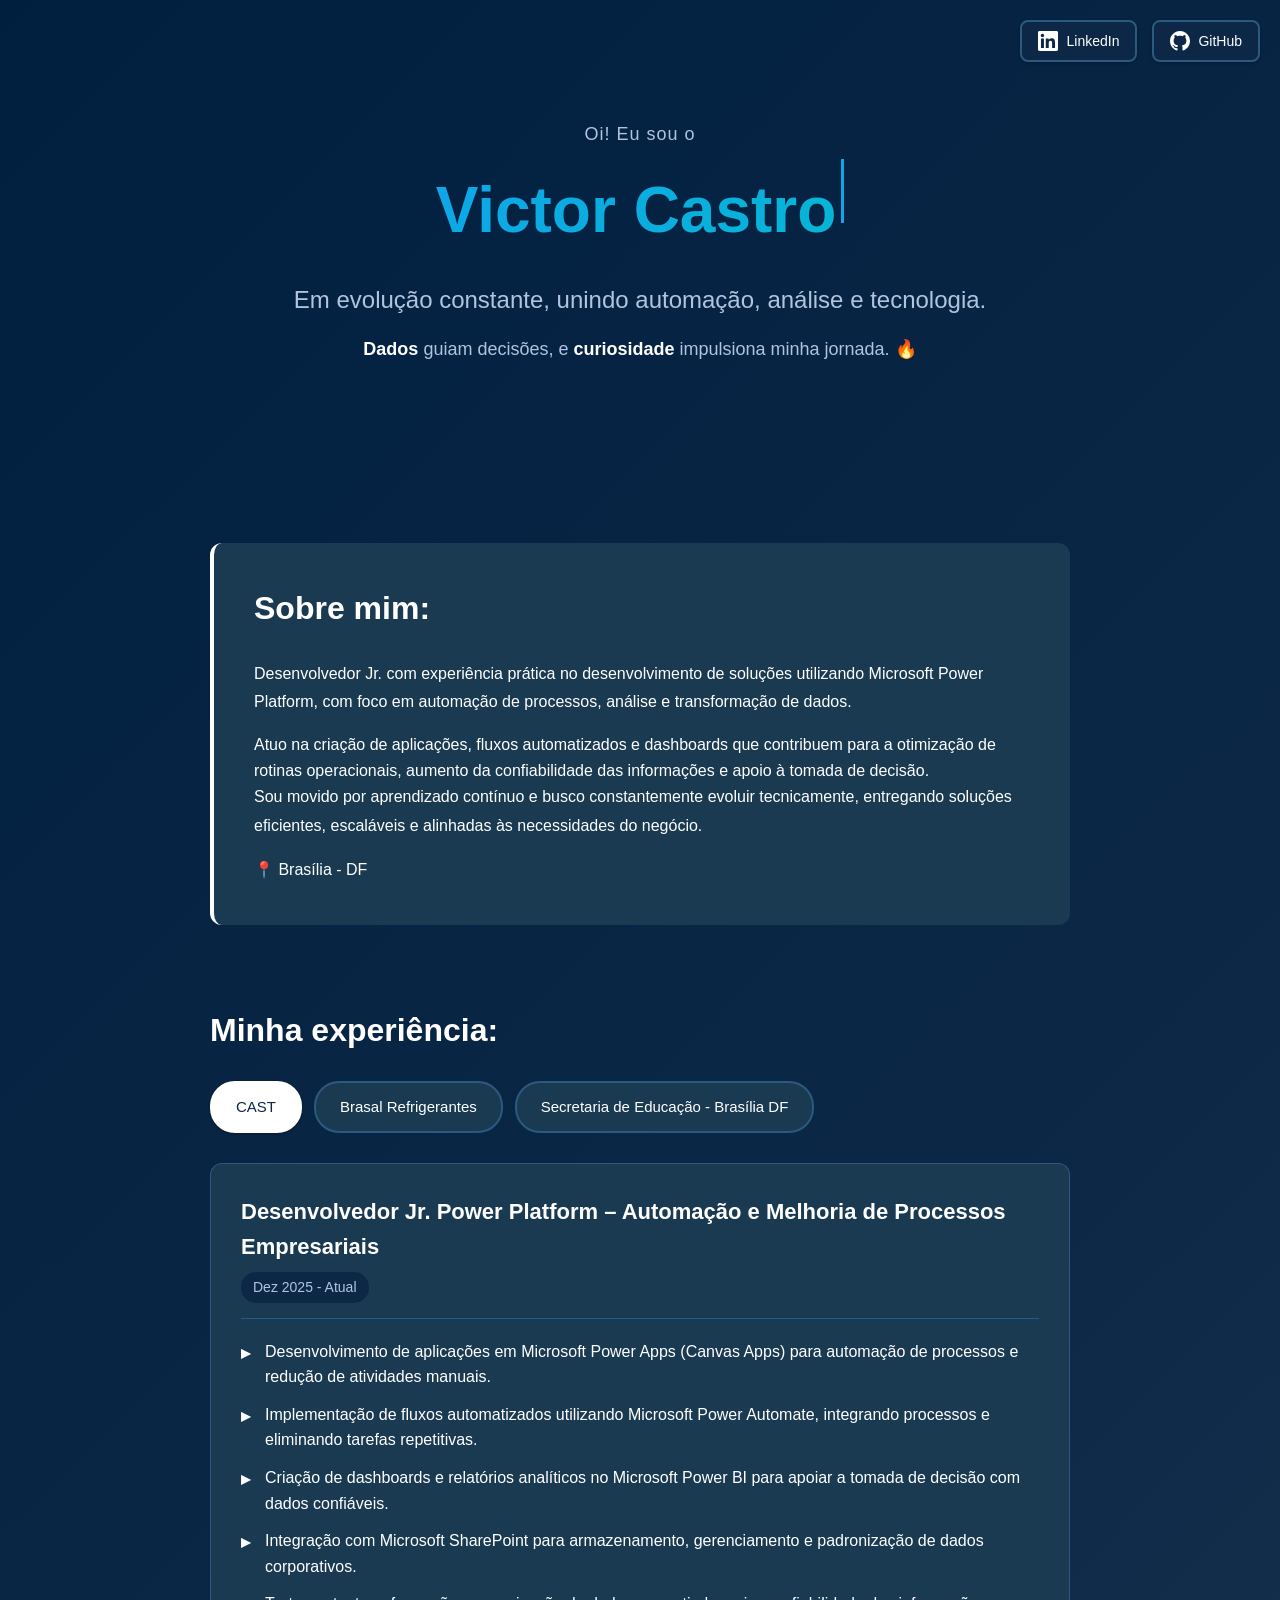
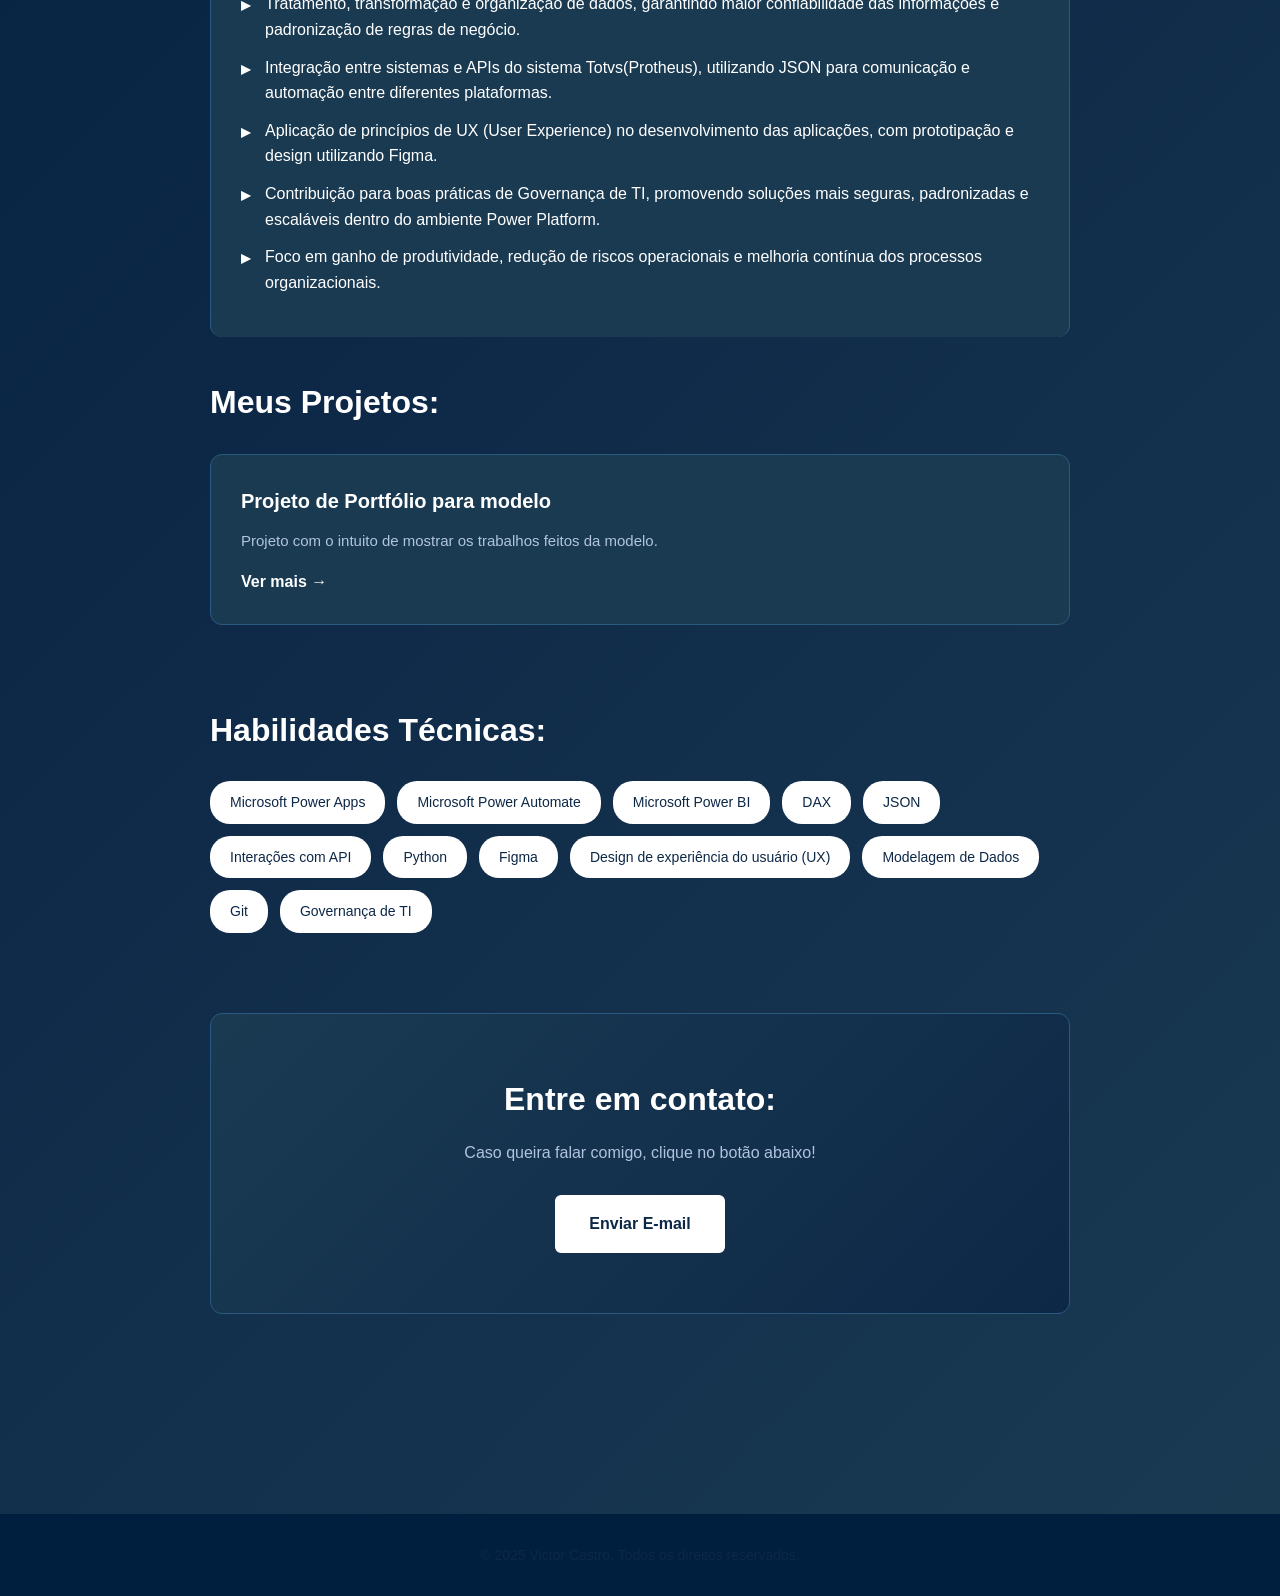
<file: index.html>
<!DOCTYPE html>
<html lang="pt-BR">

<head>
    <meta charset="UTF-8">
    <meta name="viewport" content="width=device-width, initial-scale=1.0">
    <title>Victor Castro - Portfólio</title>
    <link rel="stylesheet" href="assets/css/styles.css">
</head>

<body>
    <nav class="social-nav">
        <a href="https://linkedin.com/in/victor-castro-10756a274/" target="_blank" title="LinkedIn">
            <svg class="social-icon" viewBox="0 0 24 24" fill="currentColor">
                <path
                    d="M20.447 20.452h-3.554v-5.569c0-1.328-.027-3.037-1.852-3.037-1.853 0-2.136 1.445-2.136 2.939v5.667H9.351V9h3.414v1.561h.046c.477-.9 1.637-1.85 3.37-1.85 3.601 0 4.267 2.37 4.267 5.455v6.286zM5.337 7.433c-1.144 0-2.063-.926-2.063-2.065 0-1.138.92-2.063 2.063-2.063 1.14 0 2.064.925 2.064 2.063 0 1.139-.925 2.065-2.064 2.065zm1.782 13.019H3.555V9h3.564v11.452zM22.225 0H1.771C.792 0 0 .774 0 1.729v20.542C0 23.227.792 24 1.771 24h20.451C23.2 24 24 23.227 24 22.271V1.729C24 .774 23.2 0 22.225 0z" />
            </svg>
            <span>LinkedIn</span>
        </a>

        <a href="https://github.com/vitinhozy" target="_blank" title="GitHub">
            <svg class="social-icon" viewBox="0 0 24 24" fill="currentColor">
                <path
                    d="M12 0c-6.626 0-12 5.373-12 12 0 5.302 3.438 9.8 8.207 11.387.599.111.793-.261.793-.577v-2.234c-3.338.726-4.033-1.416-4.033-1.416-.546-1.387-1.333-1.756-1.333-1.756-1.089-.745.083-.729.083-.729 1.205.084 1.839 1.237 1.839 1.237 1.07 1.834 2.807 1.304 3.492.997.107-.775.418-1.305.762-1.604-2.665-.305-5.467-1.334-5.467-5.931 0-1.311.469-2.381 1.236-3.221-.124-.303-.535-1.524.117-3.176 0 0 1.008-.322 3.301 1.23.957-.266 1.983-.399 3.003-.404 1.02.005 2.047.138 3.006.404 2.291-1.552 3.297-1.23 3.297-1.23.653 1.653.242 2.874.118 3.176.77.84 1.235 1.911 1.235 3.221 0 4.609-2.807 5.624-5.479 5.921.43.372.823 1.102.823 2.222v3.293c0 .319.192.694.801.576 4.765-1.589 8.199-6.086 8.199-11.386 0-6.627-5.373-12-12-12z" />
            </svg>
            <span>GitHub</span>
        </a>
    </nav>

    <main class="container">
        <section class="hero">
            <div class="hero-content">
                <p class="hero-greeting">Oi! Eu sou o</p>
                <h1 class="hero-title"><span id="typing-text">Victor Castro</span><span class="cursor">|</span></h1>
                <p class="hero-subtitle">Em evolução constante, unindo automação,
                    análise e tecnologia.</p>

                <p class="hero-emphasis">
                    <span class="highlight">Dados</span> guiam decisões, e
                    <span class="highlight">curiosidade</span> impulsiona minha jornada. 🔥
                </p>
            </div>
        </section>


        <section class="about">
            <h2>Sobre mim:</h2>
            <p>Desenvolvedor Jr. com experiência prática no desenvolvimento de soluções utilizando Microsoft Power
                Platform, com foco em automação de processos, análise e transformação de dados.
            </p>
            Atuo na criação de aplicações, fluxos automatizados e dashboards que contribuem para a otimização de rotinas
            operacionais, aumento da confiabilidade das informações e apoio à tomada de decisão.

            <p>Sou movido por aprendizado contínuo e busco constantemente evoluir tecnicamente, entregando soluções
                eficientes, escaláveis e alinhadas às necessidades do negócio.
            </p>
            <p>📍 Brasília - DF</p>
        </section>

        <section class="experience">
            <h2>Minha experiência:</h2>
            <div class="companies-list">
                <div class="company-item active" data-company="cast">CAST</div>
                <div class="company-item " data-company="brasal">Brasal Refrigerantes</div>
                <div class="company-item" data-company="empresa2">Secretaria de Educação - Brasília DF</div>
            </div>

            <div id="experience-cast" class="experience-content active">
                <div class="job-entry">
                    <div class="job-header">
                        <h3 class="job-title">Desenvolvedor Jr. Power Platform – Automação e Melhoria de Processos
                            Empresariais</h3>
                        <p class="job-date">Dez 2025 - Atual</p>
                    </div>

                    <ul class="job-description">
                        <li>Desenvolvimento de aplicações em Microsoft Power Apps (Canvas Apps) para automação de
                            processos e redução de atividades manuais.</li>

                        <li>Implementação de fluxos automatizados utilizando Microsoft Power Automate, integrando
                            processos e eliminando tarefas repetitivas.</li>

                        <li>Criação de dashboards e relatórios analíticos no Microsoft Power BI para apoiar a tomada
                            de decisão com dados confiáveis.</li>

                        <li>Integração com Microsoft SharePoint para armazenamento, gerenciamento e padronização de
                            dados corporativos.</li>

                        <li>Tratamento, transformação e organização de dados, garantindo maior confiabilidade das
                            informações e padronização de regras de negócio.</li>

                        <li>Integração entre sistemas e APIs do sistema Totvs(Protheus), utilizando JSON para comunicação e automação entre
                            diferentes plataformas.</li>

                        <li>Aplicação de princípios de UX (User Experience) no desenvolvimento das aplicações, com
                            prototipação e design utilizando Figma.</li>

                        <li>Contribuição para boas práticas de Governança de TI, promovendo soluções mais seguras,
                            padronizadas e escaláveis dentro do ambiente Power Platform.</li>

                        <li>Foco em ganho de produtividade, redução de riscos operacionais e melhoria contínua dos
                            processos organizacionais.</li>

                    </ul>
                </div>
            </div>

            <div id="experience-brasal" class="experience-content">
                <div class="job-entry">
                    <div class="job-header">
                        <h3 class="job-title">Aprendiz de TI – Foco em Dados, Automação e Processos</h3>
                        <p class="job-date"> Set 2024 - Dez 2025</p>
                    </div>

                    <ul class="job-description">
                        <li>Entrega de melhorias significativas no tempo de execução de atividades dos colaboradores,
                            reduzindo tarefas que levavam horas para minutos, aumentando
                            66% de eficiência e precisão dos processos.</li>
                        <li>Desenvolvi automações em Python integradas ao SQL Server, diminuindo erros manuais e
                            aumentando a rastreabilidade no processamento dos dados.</li>
                        <li>Construção de fluxos automatizados utilizando Power Automate (Low Code), aplicados conforme
                            a
                            complexidade e necessidades de cada processo.</li>
                        <li>Criei fluxos automatizados no Power Automate, reduzindo retrabalho e padronizando atividades
                            administrativas.</li>
                        <li>Implementei ETLs em Python com dados do SQL Server e outras fontes, elevando a consistência
                            e confiabilidade das informações analíticas.
                        </li>
                        <li>Realizei tratamento e padronização de dados com Pandas, garantindo processos mais escaláveis
                            e alinhados à governança e LGPD.</li>
                        <li>Colaborei com analistas e gestores, apresentando resultados e fortalecendo a adoção de
                            automações e práticas de Analytics na área.</li>
                    </ul>
                </div>
            </div>

            <div id="experience-empresa2" class="experience-content">
                <div class="job-entry">
                    <div class="job-header">
                        <h3 class="job-title">Estágio - Técnico em Informática</h3>
                        <p class="job-date">Mai 2024 - Set 2024</p>
                    </div>

                    <ul class="job-description">
                        <li>Contribuí para a redução de aproximadamente 30% no tempo médio de resolução de chamados,
                            proporcionando maior disponibilidade dos sistemas e melhor experiência aos usuários.</li>
                        <li>Diagnóstico e resolução de falhas técnicas, reduzindo tempo de inatividade e aumentando a
                            produtividade dos usuários.</li>
                        <li> Manutenção, configuração e montagem de computadores, impressoras e redes locais, garantindo
                            pleno funcionamento da infraestrutura.</li>
                        <li>Suporte técnico aos colaboradores, solucionando incidentes de hardware, software e
                            conectividade com rapidez e eficiência.</li>
                    </ul>
                </div>
            </div>


            <section class="projects">
                <h2>Meus Projetos:</h2>
                <div class="projects-grid">
                    <div class="project-card">
                        <h3>Projeto de Portfólio para modelo</h3>
                        <p>Projeto com o intuito de mostrar os trabalhos feitos da modelo.</p>
                        <a href="https://tainnaloboportfolio.netlify.app/" class="project-link">Ver mais →</a>
                    </div>
            </section>

            <section class="skills">
                <h2>Habilidades Técnicas:</h2>
                <div class="skills-grid">
                    <div class="skill-tag">Microsoft Power Apps</div>
                    <div class="skill-tag">Microsoft Power Automate</div>
                    <div class="skill-tag">Microsoft Power BI</div>
                    <div class="skill-tag">DAX</div>
                    <div class="skill-tag">JSON</div>
                    <div class="skill-tag">Interações com API</div>
                    <div class="skill-tag">Python</div>
                    <div class="skill-tag">Figma</div>
                    <div class="skill-tag">Design de experiência do usuário (UX)</div>
                    <div class="skill-tag">Modelagem de Dados</div>
                    <div class="skill-tag">Git</div>
                    <div class="skill-tag">Governança de TI</div>
                </div>
            </section>

            <section class="contact">
                <h2>Entre em contato:</h2>
                <p>Caso queira falar comigo, clique no botão abaixo!</p>
                <a href="mailto:victorrodrigo04@gmail.com" class="cta-button">Enviar E-mail</a>
            </section>
    </main>

    <footer class="footer">
        <p>&copy; 2025 Victor Castro. Todos os direitos reservados.</p>
    </footer>

    <script src="assets/js/main.js"></script>
</body>

</html>
</file>
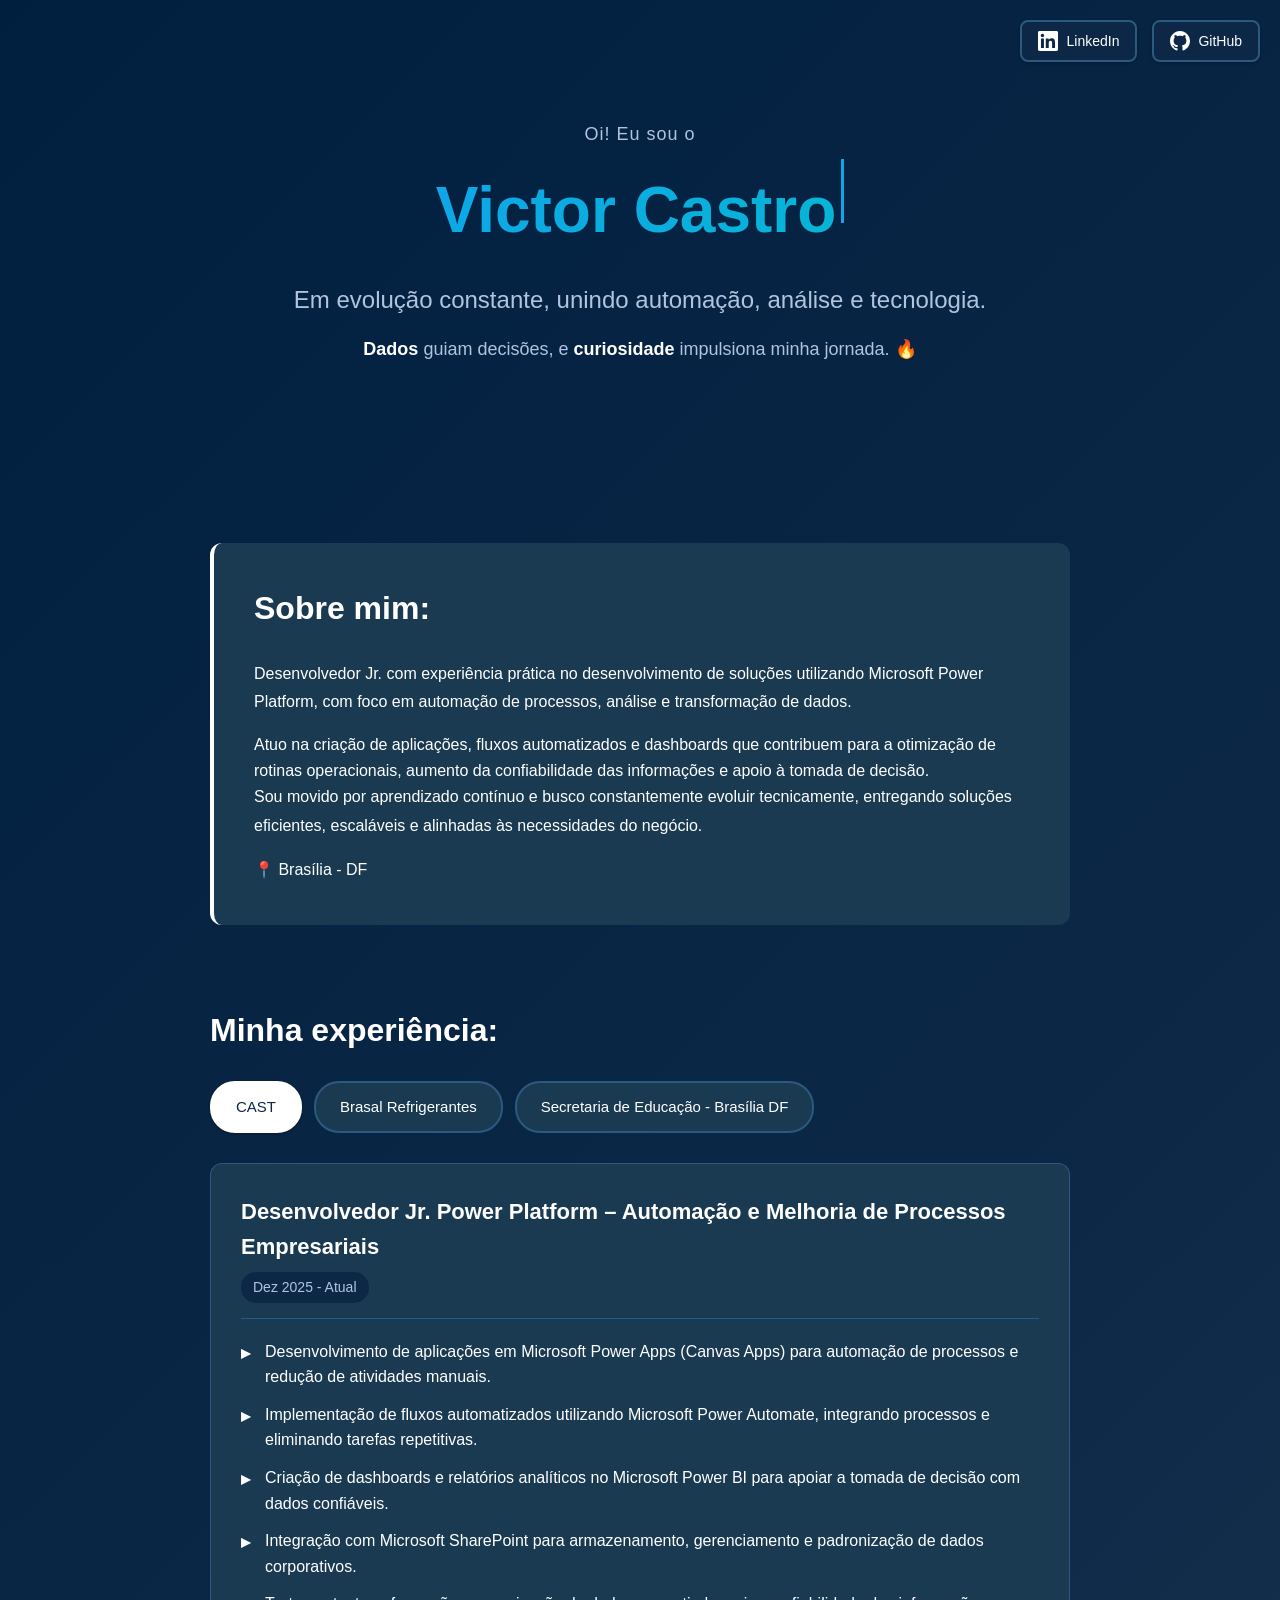
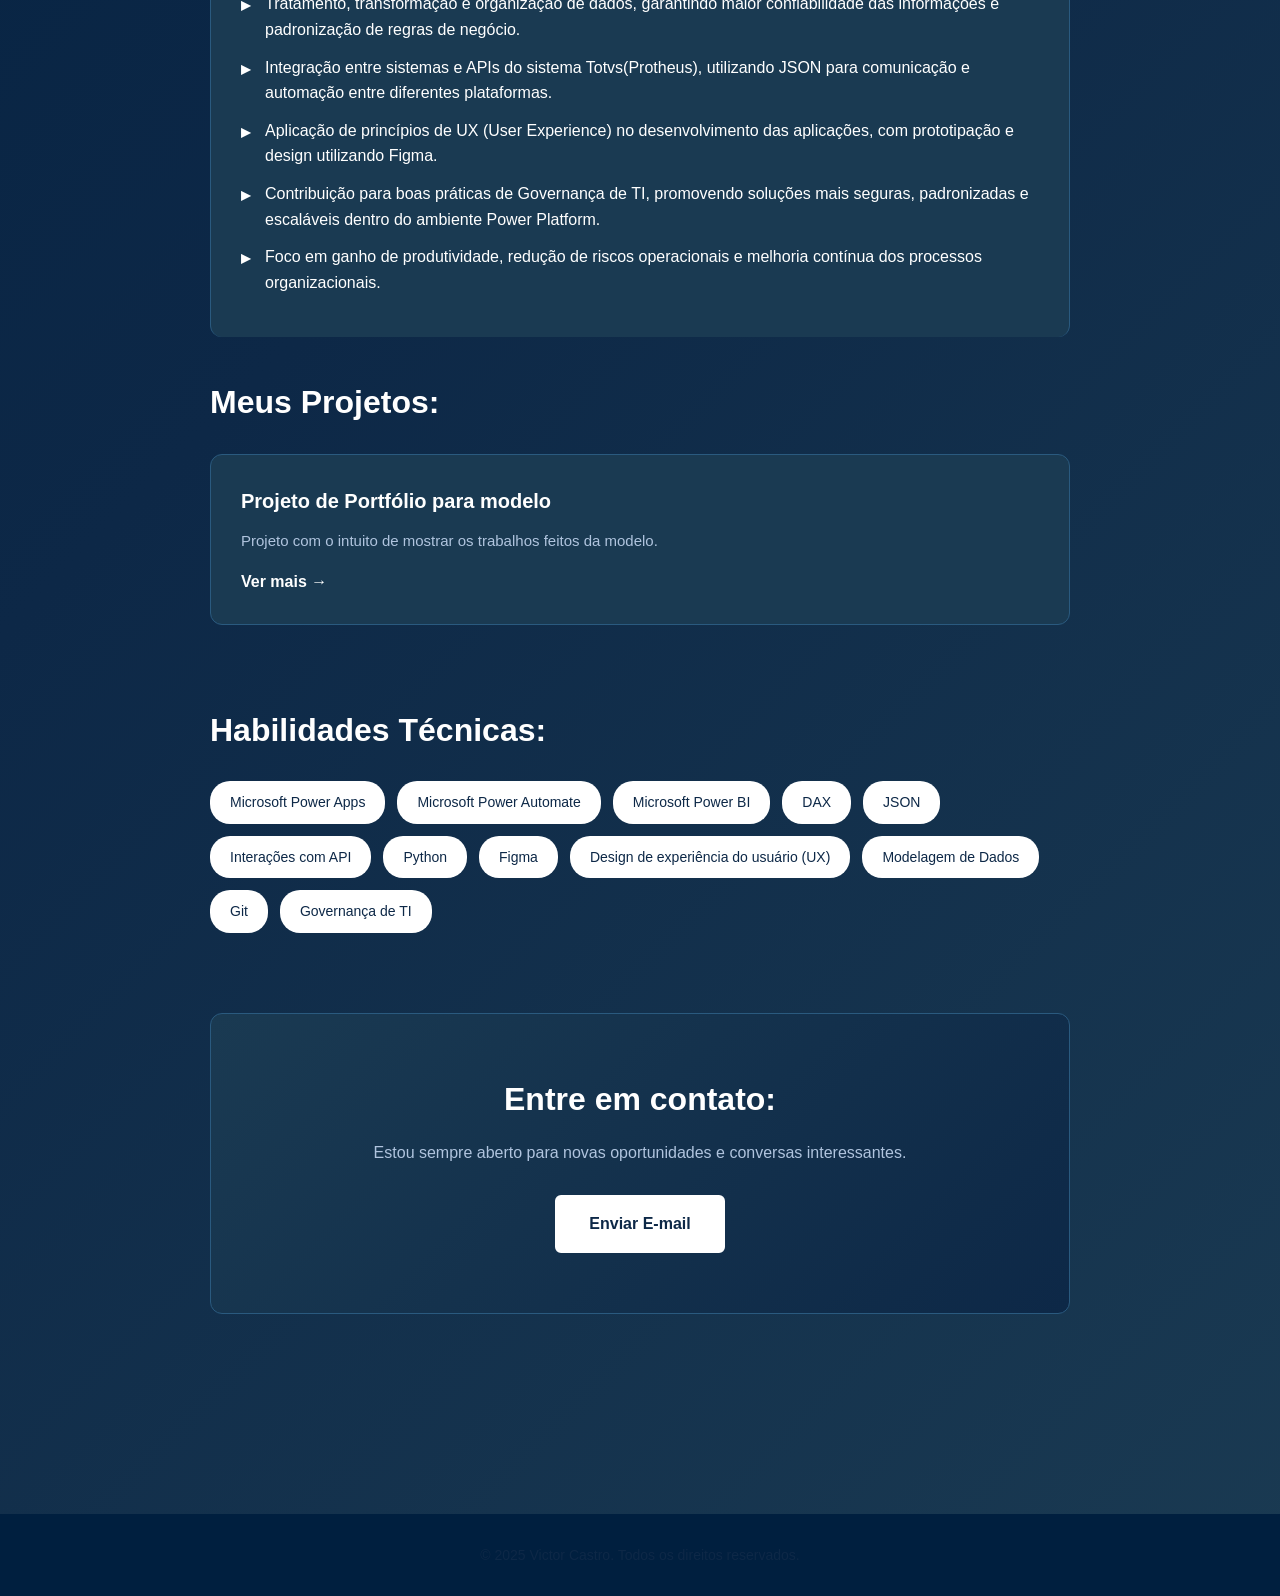
<file: MeuPortfolio/index.html>
<!DOCTYPE html>
<html lang="pt-BR">

<head>
    <meta charset="UTF-8">
    <meta name="viewport" content="width=device-width, initial-scale=1.0">
    <title>Victor Castro - Portfólio</title>
    <link rel="stylesheet" href="assets/css/styles.css">
</head>

<body>
    <nav class="social-nav">
        <a href="https://linkedin.com/in/victor-castro-10756a274/" target="_blank" title="LinkedIn">
            <svg class="social-icon" viewBox="0 0 24 24" fill="currentColor">
                <path
                    d="M20.447 20.452h-3.554v-5.569c0-1.328-.027-3.037-1.852-3.037-1.853 0-2.136 1.445-2.136 2.939v5.667H9.351V9h3.414v1.561h.046c.477-.9 1.637-1.85 3.37-1.85 3.601 0 4.267 2.37 4.267 5.455v6.286zM5.337 7.433c-1.144 0-2.063-.926-2.063-2.065 0-1.138.92-2.063 2.063-2.063 1.14 0 2.064.925 2.064 2.063 0 1.139-.925 2.065-2.064 2.065zm1.782 13.019H3.555V9h3.564v11.452zM22.225 0H1.771C.792 0 0 .774 0 1.729v20.542C0 23.227.792 24 1.771 24h20.451C23.2 24 24 23.227 24 22.271V1.729C24 .774 23.2 0 22.225 0z" />
            </svg>
            <span>LinkedIn</span>
        </a>

        <a href="https://github.com/vitinhozy" target="_blank" title="GitHub">
            <svg class="social-icon" viewBox="0 0 24 24" fill="currentColor">
                <path
                    d="M12 0c-6.626 0-12 5.373-12 12 0 5.302 3.438 9.8 8.207 11.387.599.111.793-.261.793-.577v-2.234c-3.338.726-4.033-1.416-4.033-1.416-.546-1.387-1.333-1.756-1.333-1.756-1.089-.745.083-.729.083-.729 1.205.084 1.839 1.237 1.839 1.237 1.07 1.834 2.807 1.304 3.492.997.107-.775.418-1.305.762-1.604-2.665-.305-5.467-1.334-5.467-5.931 0-1.311.469-2.381 1.236-3.221-.124-.303-.535-1.524.117-3.176 0 0 1.008-.322 3.301 1.23.957-.266 1.983-.399 3.003-.404 1.02.005 2.047.138 3.006.404 2.291-1.552 3.297-1.23 3.297-1.23.653 1.653.242 2.874.118 3.176.77.84 1.235 1.911 1.235 3.221 0 4.609-2.807 5.624-5.479 5.921.43.372.823 1.102.823 2.222v3.293c0 .319.192.694.801.576 4.765-1.589 8.199-6.086 8.199-11.386 0-6.627-5.373-12-12-12z" />
            </svg>
            <span>GitHub</span>
        </a>
    </nav>

    <main class="container">
        <section class="hero">
            <div class="hero-content">
                <p class="hero-greeting">Oi! Eu sou o</p>
                <h1 class="hero-title"><span id="typing-text">Victor Castro</span><span class="cursor">|</span></h1>
                <p class="hero-subtitle">Em evolução constante, unindo automação,
                    análise e tecnologia.</p>

                <p class="hero-emphasis">
                    <span class="highlight">Dados</span> guiam decisões, e
                    <span class="highlight">curiosidade</span> impulsiona minha jornada. 🔥
                </p>
            </div>
        </section>


        <section class="about">
            <h2>Sobre mim:</h2>
            <p>Desenvolvedor Jr. com experiência prática no desenvolvimento de soluções utilizando Microsoft Power
                Platform, com foco em automação de processos, análise e transformação de dados.
            </p>
            Atuo na criação de aplicações, fluxos automatizados e dashboards que contribuem para a otimização de rotinas
            operacionais, aumento da confiabilidade das informações e apoio à tomada de decisão.

            <p>Sou movido por aprendizado contínuo e busco constantemente evoluir tecnicamente, entregando soluções
                eficientes, escaláveis e alinhadas às necessidades do negócio.
            </p>
            <p>📍 Brasília - DF</p>
        </section>

        <section class="experience">
            <h2>Minha experiência:</h2>
            <div class="companies-list">
                <div class="company-item active" data-company="cast">CAST</div>
                <div class="company-item " data-company="brasal">Brasal Refrigerantes</div>
                <div class="company-item" data-company="empresa2">Secretaria de Educação - Brasília DF</div>
            </div>

            <div id="experience-cast" class="experience-content active">
                <div class="job-entry">
                    <div class="job-header">
                        <h3 class="job-title">Desenvolvedor Jr. Power Platform – Automação e Melhoria de Processos
                            Empresariais</h3>
                        <p class="job-date">Dez 2025 - Atual</p>
                    </div>

                    <ul class="job-description">
                        <li>Desenvolvimento de aplicações em Microsoft Power Apps (Canvas Apps) para automação de
                            processos e redução de atividades manuais.</li>

                        <li>Implementação de fluxos automatizados utilizando Microsoft Power Automate, integrando
                            processos e eliminando tarefas repetitivas.</li>

                        <li>Criação de dashboards e relatórios analíticos no Microsoft Power BI para apoiar a tomada
                            de decisão com dados confiáveis.</li>

                        <li>Integração com Microsoft SharePoint para armazenamento, gerenciamento e padronização de
                            dados corporativos.</li>

                        <li>Tratamento, transformação e organização de dados, garantindo maior confiabilidade das
                            informações e padronização de regras de negócio.</li>

                        <li>Integração entre sistemas e APIs do sistema Totvs(Protheus), utilizando JSON para comunicação e automação entre
                            diferentes plataformas.</li>

                        <li>Aplicação de princípios de UX (User Experience) no desenvolvimento das aplicações, com
                            prototipação e design utilizando Figma.</li>

                        <li>Contribuição para boas práticas de Governança de TI, promovendo soluções mais seguras,
                            padronizadas e escaláveis dentro do ambiente Power Platform.</li>

                        <li>Foco em ganho de produtividade, redução de riscos operacionais e melhoria contínua dos
                            processos organizacionais.</li>

                    </ul>
                </div>
            </div>

            <div id="experience-brasal" class="experience-content">
                <div class="job-entry">
                    <div class="job-header">
                        <h3 class="job-title">Aprendiz de TI – Foco em Dados, Automação e Processos</h3>
                        <p class="job-date"> Set 2024 - Dez 2025</p>
                    </div>

                    <ul class="job-description">
                        <li>Entrega de melhorias significativas no tempo de execução de atividades dos colaboradores,
                            reduzindo tarefas que levavam horas para minutos, aumentando
                            66% de eficiência e precisão dos processos.</li>
                        <li>Desenvolvi automações em Python integradas ao SQL Server, diminuindo erros manuais e
                            aumentando a rastreabilidade no processamento dos dados.</li>
                        <li>Construção de fluxos automatizados utilizando Power Automate (Low Code), aplicados conforme
                            a
                            complexidade e necessidades de cada processo.</li>
                        <li>Criei fluxos automatizados no Power Automate, reduzindo retrabalho e padronizando atividades
                            administrativas.</li>
                        <li>Implementei ETLs em Python com dados do SQL Server e outras fontes, elevando a consistência
                            e confiabilidade das informações analíticas.
                        </li>
                        <li>Realizei tratamento e padronização de dados com Pandas, garantindo processos mais escaláveis
                            e alinhados à governança e LGPD.</li>
                        <li>Colaborei com analistas e gestores, apresentando resultados e fortalecendo a adoção de
                            automações e práticas de Analytics na área.</li>
                    </ul>
                </div>
            </div>

            <div id="experience-empresa2" class="experience-content">
                <div class="job-entry">
                    <div class="job-header">
                        <h3 class="job-title">Estágio - Técnico em Informática</h3>
                        <p class="job-date">Mai 2024 - Set 2024</p>
                    </div>

                    <ul class="job-description">
                        <li>Contribuí para a redução de aproximadamente 30% no tempo médio de resolução de chamados,
                            proporcionando maior disponibilidade dos sistemas e melhor experiência aos usuários.</li>
                        <li>Diagnóstico e resolução de falhas técnicas, reduzindo tempo de inatividade e aumentando a
                            produtividade dos usuários.</li>
                        <li> Manutenção, configuração e montagem de computadores, impressoras e redes locais, garantindo
                            pleno funcionamento da infraestrutura.</li>
                        <li>Suporte técnico aos colaboradores, solucionando incidentes de hardware, software e
                            conectividade com rapidez e eficiência.</li>
                    </ul>
                </div>
            </div>


            <section class="projects">
                <h2>Meus Projetos:</h2>
                <div class="projects-grid">
                    <div class="project-card">
                        <h3>Projeto de Portfólio para modelo</h3>
                        <p>Projeto com o intuito de mostrar os trabalhos feitos da modelo.</p>
                        <a href="https://tainnaloboportfolio.netlify.app/" class="project-link">Ver mais →</a>
                    </div>
            </section>

            <section class="skills">
                <h2>Habilidades Técnicas:</h2>
                <div class="skills-grid">
                    <div class="skill-tag">Microsoft Power Apps</div>
                    <div class="skill-tag">Microsoft Power Automate</div>
                    <div class="skill-tag">Microsoft Power BI</div>
                    <div class="skill-tag">DAX</div>
                    <div class="skill-tag">JSON</div>
                    <div class="skill-tag">Interações com API</div>
                    <div class="skill-tag">Python</div>
                    <div class="skill-tag">Figma</div>
                    <div class="skill-tag">Design de experiência do usuário (UX)</div>
                    <div class="skill-tag">Modelagem de Dados</div>
                    <div class="skill-tag">Git</div>
                    <div class="skill-tag">Governança de TI</div>
                </div>
            </section>

            <section class="contact">
                <h2>Entre em contato:</h2>
                <p>Estou sempre aberto para novas oportunidades e conversas interessantes.</p>
                <a href="mailto:victorrodrigo04@gmail.com" class="cta-button">Enviar E-mail</a>
            </section>
    </main>

    <footer class="footer">
        <p>&copy; 2025 Victor Castro. Todos os direitos reservados.</p>
    </footer>

    <script src="assets/js/main.js"></script>
</body>

</html>
</file>
<file: assets/css/styles.css>
:root {
    --primary-color: #ffffff;
    --secondary-color: #001f3f;
    --text-dark: #ffffff;
    --text-light: #b0c4de;
    --bg-light: #1a3a52;
    --bg-white: #0d2847;
    --border-color: #2a5a7f;
    --shadow: 0 1px 3px rgba(0, 0, 0, 0.3);
    --shadow-lg: 0 10px 25px rgba(0, 0, 0, 0.3);
    --transition: all 0.3s ease;
}

* {
    margin: 0;
    padding: 0;
    box-sizing: border-box;
}

html {
    scroll-behavior: smooth;
}

body {
    font-family: -apple-system, BlinkMacSystemFont, 'Segoe UI', Roboto, Oxygen, Ubuntu, Cantarell, sans-serif;
    line-height: 1.6;
    color: var(--text-dark);
    background: linear-gradient(135deg, #001f3f 0%, #0d2847 50%, #1a3a52 100%);
    overflow-x: hidden;
    min-height: 100vh;
}

/* ============================================
   NAVEGAÇÃO DE REDES SOCIAIS
   ============================================ */

.social-nav {
    position: fixed;
    top: 20px;
    right: 20px;
    display: flex;
    gap: 15px;
    z-index: 1000;
    flex-wrap: wrap;
    justify-content: flex-end;
}

.social-nav a {
    display: flex;
    align-items: center;
    gap: 8px;
    padding: 8px 16px;
    background-color: var(--bg-white);
    border: 2px solid var(--border-color);
    border-radius: 8px;
    color: var(--text-dark);
    text-decoration: none;
    font-size: 14px;
    transition: var(--transition);
    box-shadow: var(--shadow);
}

.social-nav a:hover {
    border-color: var(--primary-color);
    color: var(--primary-color);
    transform: translateY(-2px);
    box-shadow: var(--shadow-lg);
}

.social-icon {
    width: 20px;
    height: 20px;
}

/* ============================================
   CONTAINER E LAYOUT
   ============================================ */

.container {
    max-width: 900px;
    margin: 0 auto;
    padding: 60px 20px;
}

section {
    margin-bottom: 80px;
    animation: fadeIn 0.6s ease-in;
}

@keyframes fadeIn {
    from {
        opacity: 0;
        transform: translateY(20px);
    }
    to {
        opacity: 1;
        transform: translateY(0);
    }
}

/* ============================================
   SEÇÃO HERO
   ============================================ */

.hero {
    text-align: center;
    padding: 60px 0;
}

.hero-greeting {
    font-size: 18px;
    color: var(--text-light);
    margin-bottom: 10px;
    letter-spacing: 1px;
}

.hero-title {
    font-size: 64px;
    font-weight: 700;
    margin-bottom: 20px;
    background: linear-gradient(135deg, #0ea5e9 0%, #06b6d4 100%);
    -webkit-background-clip: text;
    -webkit-text-fill-color: transparent;
    background-clip: text;
    min-height: 80px;
    display: inline-block;
}

#typing-text {
    display: inline-block;
    min-width: 400px;
}

.cursor {
    display: inline-block;
    width: 3px;
    height: 1em;
    background-color: #0ea5e9;
    margin-left: 5px;
    animation: blink 0.7s infinite;
}

@keyframes blink {
    0%, 49% {
        opacity: 1;
    }
    50%, 100% {
        opacity: 0;
    }
}

.hero-subtitle {
    font-size: 24px;
    color: var(--text-light);
    margin-bottom: 15px;
    font-weight: 500;
}

.hero-emphasis {
    font-size: 18px;
    color: var(--text-light);
    margin-bottom: 40px;
}

.highlight {
    color: var(--primary-color);
    font-weight: 600;
}

/* ============================================
   BOTÃO CTA
   ============================================ */

.cta-button {
    display: inline-block;
    padding: 14px 32px;
    background-color: var(--text-dark);
    color: var(--bg-white);
    text-decoration: none;
    border-radius: 6px;
    font-weight: 600;
    font-size: 16px;
    transition: var(--transition);
    border: 2px solid var(--text-dark);
    cursor: pointer;
}

.cta-button:hover {
    background-color: var(--primary-color);
    border-color: var(--primary-color);
    transform: translateY(-2px);
    box-shadow: var(--shadow-lg);
}

/* ============================================
   SEÇÃO SOBRE
   ============================================ */

.about {
    background-color: var(--bg-light);
    padding: 40px;
    border-radius: 12px;
    border-left: 4px solid var(--primary-color);
}

.about h2,
.experience h2,
.projects h2,
.skills h2,
.contact h2 {
    font-size: 32px;
    margin-bottom: 25px;
    color: var(--text-dark);
}

.about p {
    font-size: 16px;
    line-height: 1.8;
    color: var(--text-dark);
    margin-bottom: 15px;
}

.about p:last-child {
    margin-bottom: 0;
}

/* ============================================
   SEÇÃO EXPERIÊNCIA
   ============================================ */

.experience {
    margin-bottom: 80px;
}

.companies-list {
    display: flex;
    gap: 12px;
    flex-wrap: wrap;
    margin-bottom: 50px;
}

.company-item {
    padding: 10px 20px;
    background-color: var(--bg-light);
    border: 2px solid var(--border-color);
    border-radius: 20px;
    font-weight: 500;
    color: var(--text-dark);
    transition: var(--transition);
}

.company-item:hover {
    border-color: var(--primary-color);
    color: var(--primary-color);
}

.job-entry {
    margin-bottom: 40px;
    padding-bottom: 40px;
    border-bottom: 1px solid var(--border-color);
}

.job-entry:last-child {
    border-bottom: none;
}

.job-header {
    margin-bottom: 20px;
}

.job-title {
    font-size: 22px;
    font-weight: 600;
    color: var(--text-dark);
    margin-bottom: 8px;
}

.job-date {
    font-size: 14px;
    color: var(--text-light);
    font-weight: 500;
}

.job-description {
    list-style: none;
    padding-left: 0;
}

.job-description li {
    font-size: 16px;
    color: var(--text-dark);
    margin-bottom: 12px;
    padding-left: 24px;
    position: relative;
}

.job-description li:before {
    content: "▸";
    position: absolute;
    left: 0;
    color: var(--primary-color);
    font-weight: bold;
}

/* ============================================
   SEÇÃO PROJETOS
   ============================================ */

.projects-grid {
    display: grid;
    grid-template-columns: repeat(auto-fit, minmax(280px, 1fr));
    gap: 24px;
}

.project-card {
    background-color: var(--bg-light);
    padding: 30px;
    border-radius: 12px;
    border: 1px solid var(--border-color);
    transition: var(--transition);
}

.project-card:hover {
    transform: translateY(-5px);
    box-shadow: var(--shadow-lg);
    border-color: var(--primary-color);
}

.project-card h3 {
    font-size: 20px;
    margin-bottom: 12px;
    color: var(--text-dark);
}

.project-card p {
    font-size: 15px;
    color: var(--text-light);
    margin-bottom: 16px;
    line-height: 1.6;
}

.project-link {
    color: var(--primary-color);
    text-decoration: none;
    font-weight: 600;
    transition: var(--transition);
}

.project-link:hover {
    color: var(--text-dark);
    text-decoration: underline;
}

/* ============================================
   SEÇÃO HABILIDADES
   ============================================ */

.skills-grid {
    display: flex;
    flex-wrap: wrap;
    gap: 12px;
}

.skill-tag {
    padding: 10px 20px;
    background-color: var(--primary-color);
    color: var(--bg-white);
    border-radius: 20px;
    font-weight: 500;
    font-size: 14px;
    transition: var(--transition);
    cursor: default;
}

.skill-tag:hover {
    transform: scale(1.05);
    box-shadow: var(--shadow-lg);
}

/* ============================================
   SEÇÃO CONTATO
   ============================================ */

.contact {
    text-align: center;
    padding: 60px 40px;
    background: linear-gradient(135deg, var(--bg-light) 0%, var(--bg-white) 100%);
    border-radius: 12px;
    border: 1px solid var(--border-color);
}

.contact h2 {
    margin-bottom: 15px;
}

.contact p {
    font-size: 16px;
    color: var(--text-light);
    margin-bottom: 30px;
}

/* ============================================
   FOOTER
   ============================================ */

.footer {
    background-color: var(--secondary-color);
    color: var(--bg-white);
    text-align: center;
    padding: 30px 20px;
    margin-top: 60px;
}

.footer p {
    font-size: 14px;
}



@media (max-width: 768px) {
    .hero-title {
        font-size: 42px;
    }

    .hero-subtitle {
        font-size: 18px;
    }

    .social-nav {
        position: static;
        justify-content: center;
        margin-bottom: 30px;
        flex-direction: column;
        align-items: center;
    }

    .social-nav a {
        width: 100%;
        justify-content: center;
    }

    .container {
        padding: 30px 15px;
    }

    section {
        margin-bottom: 50px;
    }

    .about,
    .contact {
        padding: 30px 20px;
    }

    .projects-grid {
        grid-template-columns: 1fr;
    }

    .about h2,
    .experience h2,
    .projects h2,
    .skills h2,
    .contact h2 {
        font-size: 24px;
    }
}

@media (max-width: 480px) {
    .hero-title {
        font-size: 32px;
    }

    .hero-subtitle {
        font-size: 16px;
    }

    .hero-emphasis {
        font-size: 14px;
    }

    .cta-button {
        padding: 12px 24px;
        font-size: 14px;
    }

    .job-title {
        font-size: 18px;
    }

    .job-description li {
        font-size: 14px;
    }

    .project-card h3 {
        font-size: 18px;
    }

    .project-card p {
        font-size: 14px;
    }

    .skill-tag {
        font-size: 13px;
        padding: 8px 16px;
    }
}

/* ============================================
   SEÇÃO EXPERIÊNCIA INTERATIVA
   ============================================ */

.companies-list {
    display: flex;
    gap: 12px;
    flex-wrap: wrap;
    margin-bottom: 30px;
}

.company-item {
    padding: 12px 24px;
    background-color: var(--bg-light);
    border: 2px solid var(--border-color);
    border-radius: 25px;
    font-weight: 500;
    color: var(--text-dark);
    transition: var(--transition);
    cursor: pointer;
    font-size: 15px;
    user-select: none;
}

.company-item:hover {
    border-color: var(--primary-color);
    color: var(--primary-color);
    transform: translateY(-2px);
    box-shadow: var(--shadow);
}

.company-item.active {
    background-color: var(--primary-color);
    color: var(--bg-white);
    border-color: var(--primary-color);
    box-shadow: var(--shadow);
}

.company-item.active:hover {
    background-color: var(--primary-color);
    color: var(--bg-white);
    border-color: var(--primary-color);
}

.experience-content {
    display: none;
    opacity: 0;
    transform: translateY(20px);
    transition: opacity 0.5s ease, transform 0.5s ease;
}

.experience-content.active {
    display: block;
    opacity: 1;
    transform: translateY(0);
    animation: fadeInUp 0.5s ease;
}

@keyframes fadeInUp {
    from {
        opacity: 0;
        transform: translateY(20px);
    }
    to {
        opacity: 1;
        transform: translateY(0);
    }
}

.job-entry {
    background-color: var(--bg-light);
    padding: 30px;
    border-radius: 12px;
    border: 1px solid var(--border-color);
    transition: var(--transition);
}

.job-entry:hover {
    box-shadow: var(--shadow);
    border-color: var(--primary-color);
}

.job-header {
    margin-bottom: 20px;
    padding-bottom: 15px;
    border-bottom: 1px solid var(--border-color);
}

.job-title {
    font-size: 22px;
    font-weight: 600;
    color: var(--text-dark);
    margin-bottom: 8px;
}

.job-date {
    font-size: 14px;
    color: var(--text-light);
    font-weight: 500;
    display: inline-block;
    padding: 4px 12px;
    background-color: var(--bg-white);
    border-radius: 15px;
}

.job-description {
    list-style: none;
    padding-left: 0;
}

.job-description li {
    font-size: 16px;
    color: var(--text-dark);
    margin-bottom: 12px;
    padding-left: 24px;
    position: relative;
    line-height: 1.6;
}

.job-description li:before {
    content: "▸";
    position: absolute;
    left: 0;
    color: var(--primary-color);
    font-weight: bold;
    font-size: 18px;
}

@media (max-width: 768px) {
    .companies-list {
        justify-content: center;
    }
    
    .company-item {
        padding: 10px 20px;
        font-size: 14px;
    }
    
    .job-entry {
        padding: 20px;
    }
    
    .job-title {
        font-size: 18px;
    }
    
    .job-description li {
        font-size: 14px;
    }
}

@media (max-width: 480px) {
    .companies-list {
        flex-direction: column;
        align-items: center;
        gap: 8px;
    }
    
    .company-item {
        width: 100%;
        text-align: center;
        max-width: 250px;
    }
}
</file>
<file: MeuPortfolio/assets/css/styles.css>
:root {
    --primary-color: #ffffff;
    --secondary-color: #001f3f;
    --text-dark: #ffffff;
    --text-light: #b0c4de;
    --bg-light: #1a3a52;
    --bg-white: #0d2847;
    --border-color: #2a5a7f;
    --shadow: 0 1px 3px rgba(0, 0, 0, 0.3);
    --shadow-lg: 0 10px 25px rgba(0, 0, 0, 0.3);
    --transition: all 0.3s ease;
}

* {
    margin: 0;
    padding: 0;
    box-sizing: border-box;
}

html {
    scroll-behavior: smooth;
}

body {
    font-family: -apple-system, BlinkMacSystemFont, 'Segoe UI', Roboto, Oxygen, Ubuntu, Cantarell, sans-serif;
    line-height: 1.6;
    color: var(--text-dark);
    background: linear-gradient(135deg, #001f3f 0%, #0d2847 50%, #1a3a52 100%);
    overflow-x: hidden;
    min-height: 100vh;
}

/* ============================================
   NAVEGAÇÃO DE REDES SOCIAIS
   ============================================ */

.social-nav {
    position: fixed;
    top: 20px;
    right: 20px;
    display: flex;
    gap: 15px;
    z-index: 1000;
    flex-wrap: wrap;
    justify-content: flex-end;
}

.social-nav a {
    display: flex;
    align-items: center;
    gap: 8px;
    padding: 8px 16px;
    background-color: var(--bg-white);
    border: 2px solid var(--border-color);
    border-radius: 8px;
    color: var(--text-dark);
    text-decoration: none;
    font-size: 14px;
    transition: var(--transition);
    box-shadow: var(--shadow);
}

.social-nav a:hover {
    border-color: var(--primary-color);
    color: var(--primary-color);
    transform: translateY(-2px);
    box-shadow: var(--shadow-lg);
}

.social-icon {
    width: 20px;
    height: 20px;
}

/* ============================================
   CONTAINER E LAYOUT
   ============================================ */

.container {
    max-width: 900px;
    margin: 0 auto;
    padding: 60px 20px;
}

section {
    margin-bottom: 80px;
    animation: fadeIn 0.6s ease-in;
}

@keyframes fadeIn {
    from {
        opacity: 0;
        transform: translateY(20px);
    }
    to {
        opacity: 1;
        transform: translateY(0);
    }
}

/* ============================================
   SEÇÃO HERO
   ============================================ */

.hero {
    text-align: center;
    padding: 60px 0;
}

.hero-greeting {
    font-size: 18px;
    color: var(--text-light);
    margin-bottom: 10px;
    letter-spacing: 1px;
}

.hero-title {
    font-size: 64px;
    font-weight: 700;
    margin-bottom: 20px;
    background: linear-gradient(135deg, #0ea5e9 0%, #06b6d4 100%);
    -webkit-background-clip: text;
    -webkit-text-fill-color: transparent;
    background-clip: text;
    min-height: 80px;
    display: inline-block;
}

#typing-text {
    display: inline-block;
    min-width: 400px;
}

.cursor {
    display: inline-block;
    width: 3px;
    height: 1em;
    background-color: #0ea5e9;
    margin-left: 5px;
    animation: blink 0.7s infinite;
}

@keyframes blink {
    0%, 49% {
        opacity: 1;
    }
    50%, 100% {
        opacity: 0;
    }
}

.hero-subtitle {
    font-size: 24px;
    color: var(--text-light);
    margin-bottom: 15px;
    font-weight: 500;
}

.hero-emphasis {
    font-size: 18px;
    color: var(--text-light);
    margin-bottom: 40px;
}

.highlight {
    color: var(--primary-color);
    font-weight: 600;
}

/* ============================================
   BOTÃO CTA
   ============================================ */

.cta-button {
    display: inline-block;
    padding: 14px 32px;
    background-color: var(--text-dark);
    color: var(--bg-white);
    text-decoration: none;
    border-radius: 6px;
    font-weight: 600;
    font-size: 16px;
    transition: var(--transition);
    border: 2px solid var(--text-dark);
    cursor: pointer;
}

.cta-button:hover {
    background-color: var(--primary-color);
    border-color: var(--primary-color);
    transform: translateY(-2px);
    box-shadow: var(--shadow-lg);
}

/* ============================================
   SEÇÃO SOBRE
   ============================================ */

.about {
    background-color: var(--bg-light);
    padding: 40px;
    border-radius: 12px;
    border-left: 4px solid var(--primary-color);
}

.about h2,
.experience h2,
.projects h2,
.skills h2,
.contact h2 {
    font-size: 32px;
    margin-bottom: 25px;
    color: var(--text-dark);
}

.about p {
    font-size: 16px;
    line-height: 1.8;
    color: var(--text-dark);
    margin-bottom: 15px;
}

.about p:last-child {
    margin-bottom: 0;
}

/* ============================================
   SEÇÃO EXPERIÊNCIA
   ============================================ */

.experience {
    margin-bottom: 80px;
}

.companies-list {
    display: flex;
    gap: 12px;
    flex-wrap: wrap;
    margin-bottom: 50px;
}

.company-item {
    padding: 10px 20px;
    background-color: var(--bg-light);
    border: 2px solid var(--border-color);
    border-radius: 20px;
    font-weight: 500;
    color: var(--text-dark);
    transition: var(--transition);
}

.company-item:hover {
    border-color: var(--primary-color);
    color: var(--primary-color);
}

.job-entry {
    margin-bottom: 40px;
    padding-bottom: 40px;
    border-bottom: 1px solid var(--border-color);
}

.job-entry:last-child {
    border-bottom: none;
}

.job-header {
    margin-bottom: 20px;
}

.job-title {
    font-size: 22px;
    font-weight: 600;
    color: var(--text-dark);
    margin-bottom: 8px;
}

.job-date {
    font-size: 14px;
    color: var(--text-light);
    font-weight: 500;
}

.job-description {
    list-style: none;
    padding-left: 0;
}

.job-description li {
    font-size: 16px;
    color: var(--text-dark);
    margin-bottom: 12px;
    padding-left: 24px;
    position: relative;
}

.job-description li:before {
    content: "▸";
    position: absolute;
    left: 0;
    color: var(--primary-color);
    font-weight: bold;
}

/* ============================================
   SEÇÃO PROJETOS
   ============================================ */

.projects-grid {
    display: grid;
    grid-template-columns: repeat(auto-fit, minmax(280px, 1fr));
    gap: 24px;
}

.project-card {
    background-color: var(--bg-light);
    padding: 30px;
    border-radius: 12px;
    border: 1px solid var(--border-color);
    transition: var(--transition);
}

.project-card:hover {
    transform: translateY(-5px);
    box-shadow: var(--shadow-lg);
    border-color: var(--primary-color);
}

.project-card h3 {
    font-size: 20px;
    margin-bottom: 12px;
    color: var(--text-dark);
}

.project-card p {
    font-size: 15px;
    color: var(--text-light);
    margin-bottom: 16px;
    line-height: 1.6;
}

.project-link {
    color: var(--primary-color);
    text-decoration: none;
    font-weight: 600;
    transition: var(--transition);
}

.project-link:hover {
    color: var(--text-dark);
    text-decoration: underline;
}

/* ============================================
   SEÇÃO HABILIDADES
   ============================================ */

.skills-grid {
    display: flex;
    flex-wrap: wrap;
    gap: 12px;
}

.skill-tag {
    padding: 10px 20px;
    background-color: var(--primary-color);
    color: var(--bg-white);
    border-radius: 20px;
    font-weight: 500;
    font-size: 14px;
    transition: var(--transition);
    cursor: default;
}

.skill-tag:hover {
    transform: scale(1.05);
    box-shadow: var(--shadow-lg);
}

/* ============================================
   SEÇÃO CONTATO
   ============================================ */

.contact {
    text-align: center;
    padding: 60px 40px;
    background: linear-gradient(135deg, var(--bg-light) 0%, var(--bg-white) 100%);
    border-radius: 12px;
    border: 1px solid var(--border-color);
}

.contact h2 {
    margin-bottom: 15px;
}

.contact p {
    font-size: 16px;
    color: var(--text-light);
    margin-bottom: 30px;
}

/* ============================================
   FOOTER
   ============================================ */

.footer {
    background-color: var(--secondary-color);
    color: var(--bg-white);
    text-align: center;
    padding: 30px 20px;
    margin-top: 60px;
}

.footer p {
    font-size: 14px;
}



@media (max-width: 768px) {
    .hero-title {
        font-size: 42px;
    }

    .hero-subtitle {
        font-size: 18px;
    }

    .social-nav {
        position: static;
        justify-content: center;
        margin-bottom: 30px;
        flex-direction: column;
        align-items: center;
    }

    .social-nav a {
        width: 100%;
        justify-content: center;
    }

    .container {
        padding: 30px 15px;
    }

    section {
        margin-bottom: 50px;
    }

    .about,
    .contact {
        padding: 30px 20px;
    }

    .projects-grid {
        grid-template-columns: 1fr;
    }

    .about h2,
    .experience h2,
    .projects h2,
    .skills h2,
    .contact h2 {
        font-size: 24px;
    }
}

@media (max-width: 480px) {
    .hero-title {
        font-size: 32px;
    }

    .hero-subtitle {
        font-size: 16px;
    }

    .hero-emphasis {
        font-size: 14px;
    }

    .cta-button {
        padding: 12px 24px;
        font-size: 14px;
    }

    .job-title {
        font-size: 18px;
    }

    .job-description li {
        font-size: 14px;
    }

    .project-card h3 {
        font-size: 18px;
    }

    .project-card p {
        font-size: 14px;
    }

    .skill-tag {
        font-size: 13px;
        padding: 8px 16px;
    }
}

/* ============================================
   SEÇÃO EXPERIÊNCIA INTERATIVA
   ============================================ */

.companies-list {
    display: flex;
    gap: 12px;
    flex-wrap: wrap;
    margin-bottom: 30px;
}

.company-item {
    padding: 12px 24px;
    background-color: var(--bg-light);
    border: 2px solid var(--border-color);
    border-radius: 25px;
    font-weight: 500;
    color: var(--text-dark);
    transition: var(--transition);
    cursor: pointer;
    font-size: 15px;
    user-select: none;
}

.company-item:hover {
    border-color: var(--primary-color);
    color: var(--primary-color);
    transform: translateY(-2px);
    box-shadow: var(--shadow);
}

.company-item.active {
    background-color: var(--primary-color);
    color: var(--bg-white);
    border-color: var(--primary-color);
    box-shadow: var(--shadow);
}

.company-item.active:hover {
    background-color: var(--primary-color);
    color: var(--bg-white);
    border-color: var(--primary-color);
}

.experience-content {
    display: none;
    opacity: 0;
    transform: translateY(20px);
    transition: opacity 0.5s ease, transform 0.5s ease;
}

.experience-content.active {
    display: block;
    opacity: 1;
    transform: translateY(0);
    animation: fadeInUp 0.5s ease;
}

@keyframes fadeInUp {
    from {
        opacity: 0;
        transform: translateY(20px);
    }
    to {
        opacity: 1;
        transform: translateY(0);
    }
}

.job-entry {
    background-color: var(--bg-light);
    padding: 30px;
    border-radius: 12px;
    border: 1px solid var(--border-color);
    transition: var(--transition);
}

.job-entry:hover {
    box-shadow: var(--shadow);
    border-color: var(--primary-color);
}

.job-header {
    margin-bottom: 20px;
    padding-bottom: 15px;
    border-bottom: 1px solid var(--border-color);
}

.job-title {
    font-size: 22px;
    font-weight: 600;
    color: var(--text-dark);
    margin-bottom: 8px;
}

.job-date {
    font-size: 14px;
    color: var(--text-light);
    font-weight: 500;
    display: inline-block;
    padding: 4px 12px;
    background-color: var(--bg-white);
    border-radius: 15px;
}

.job-description {
    list-style: none;
    padding-left: 0;
}

.job-description li {
    font-size: 16px;
    color: var(--text-dark);
    margin-bottom: 12px;
    padding-left: 24px;
    position: relative;
    line-height: 1.6;
}

.job-description li:before {
    content: "▸";
    position: absolute;
    left: 0;
    color: var(--primary-color);
    font-weight: bold;
    font-size: 18px;
}

@media (max-width: 768px) {
    .companies-list {
        justify-content: center;
    }
    
    .company-item {
        padding: 10px 20px;
        font-size: 14px;
    }
    
    .job-entry {
        padding: 20px;
    }
    
    .job-title {
        font-size: 18px;
    }
    
    .job-description li {
        font-size: 14px;
    }
}

@media (max-width: 480px) {
    .companies-list {
        flex-direction: column;
        align-items: center;
        gap: 8px;
    }
    
    .company-item {
        width: 100%;
        text-align: center;
        max-width: 250px;
    }
}
</file>
